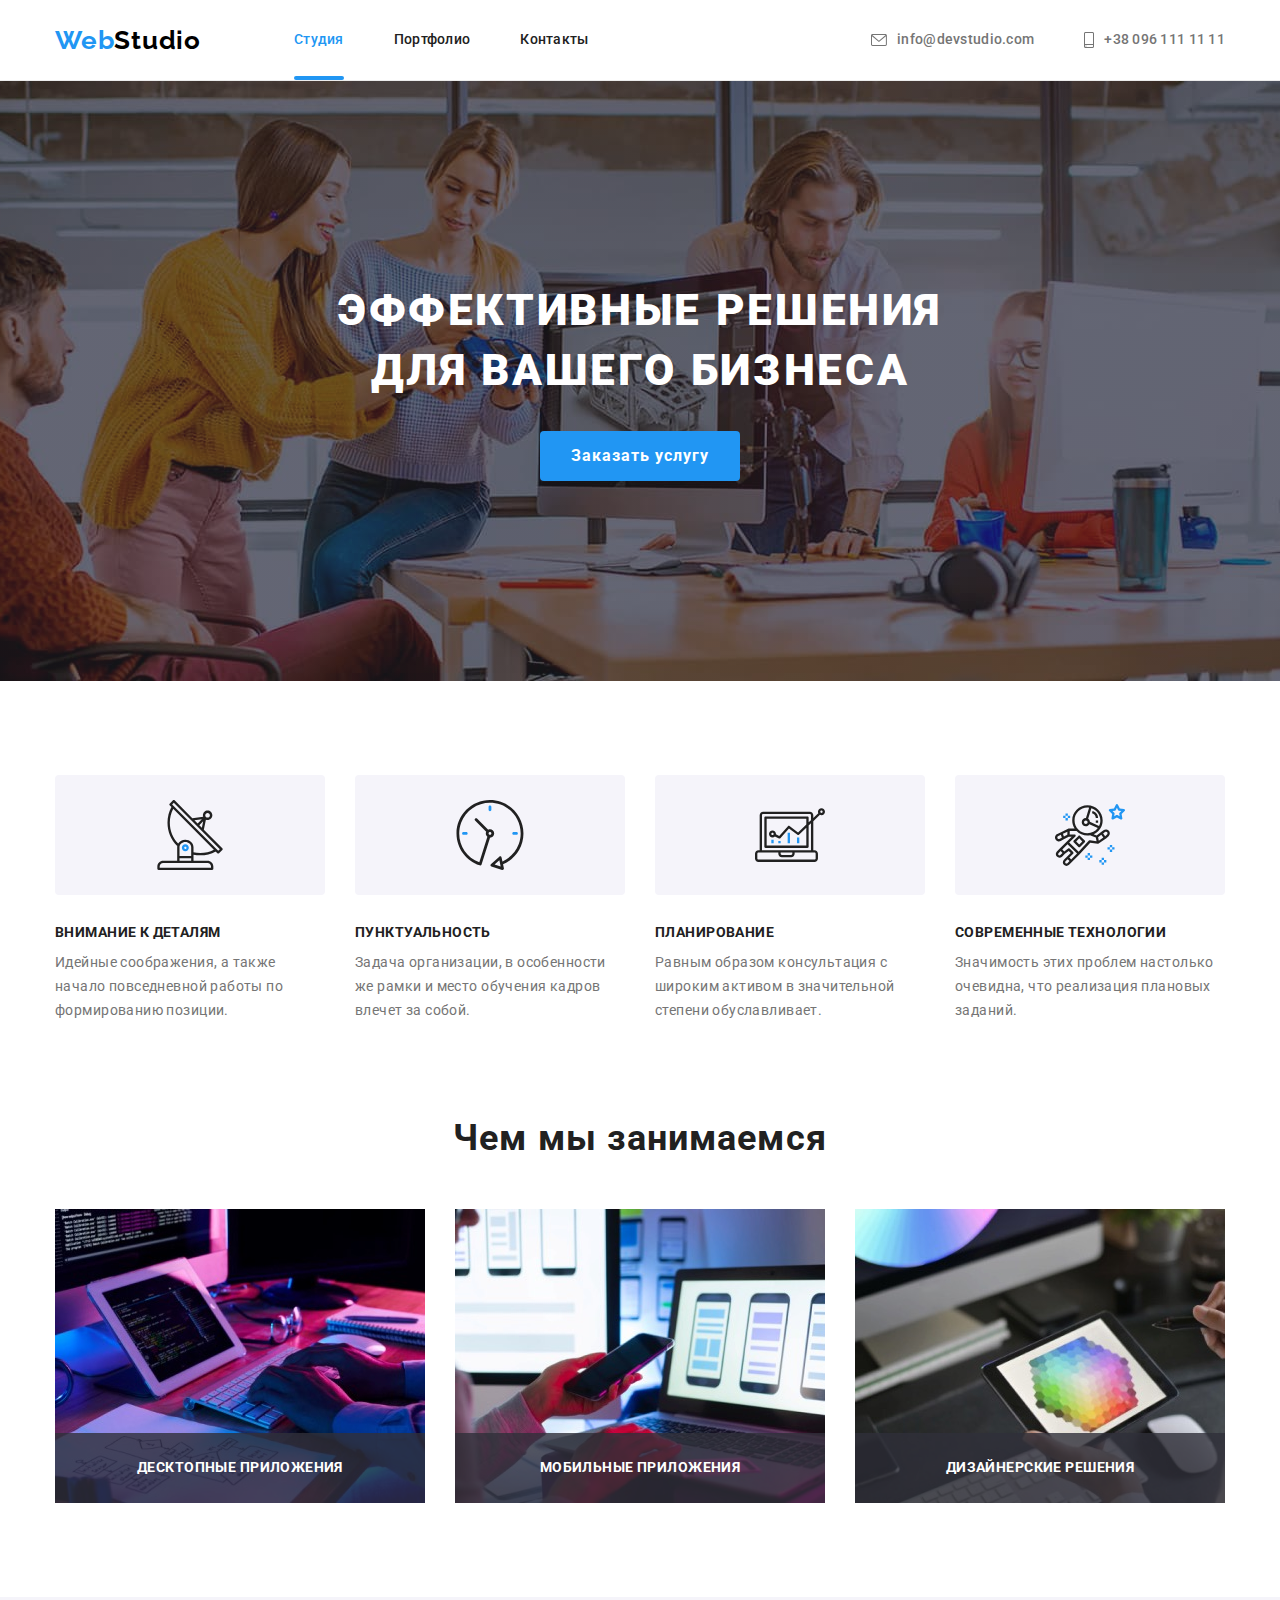
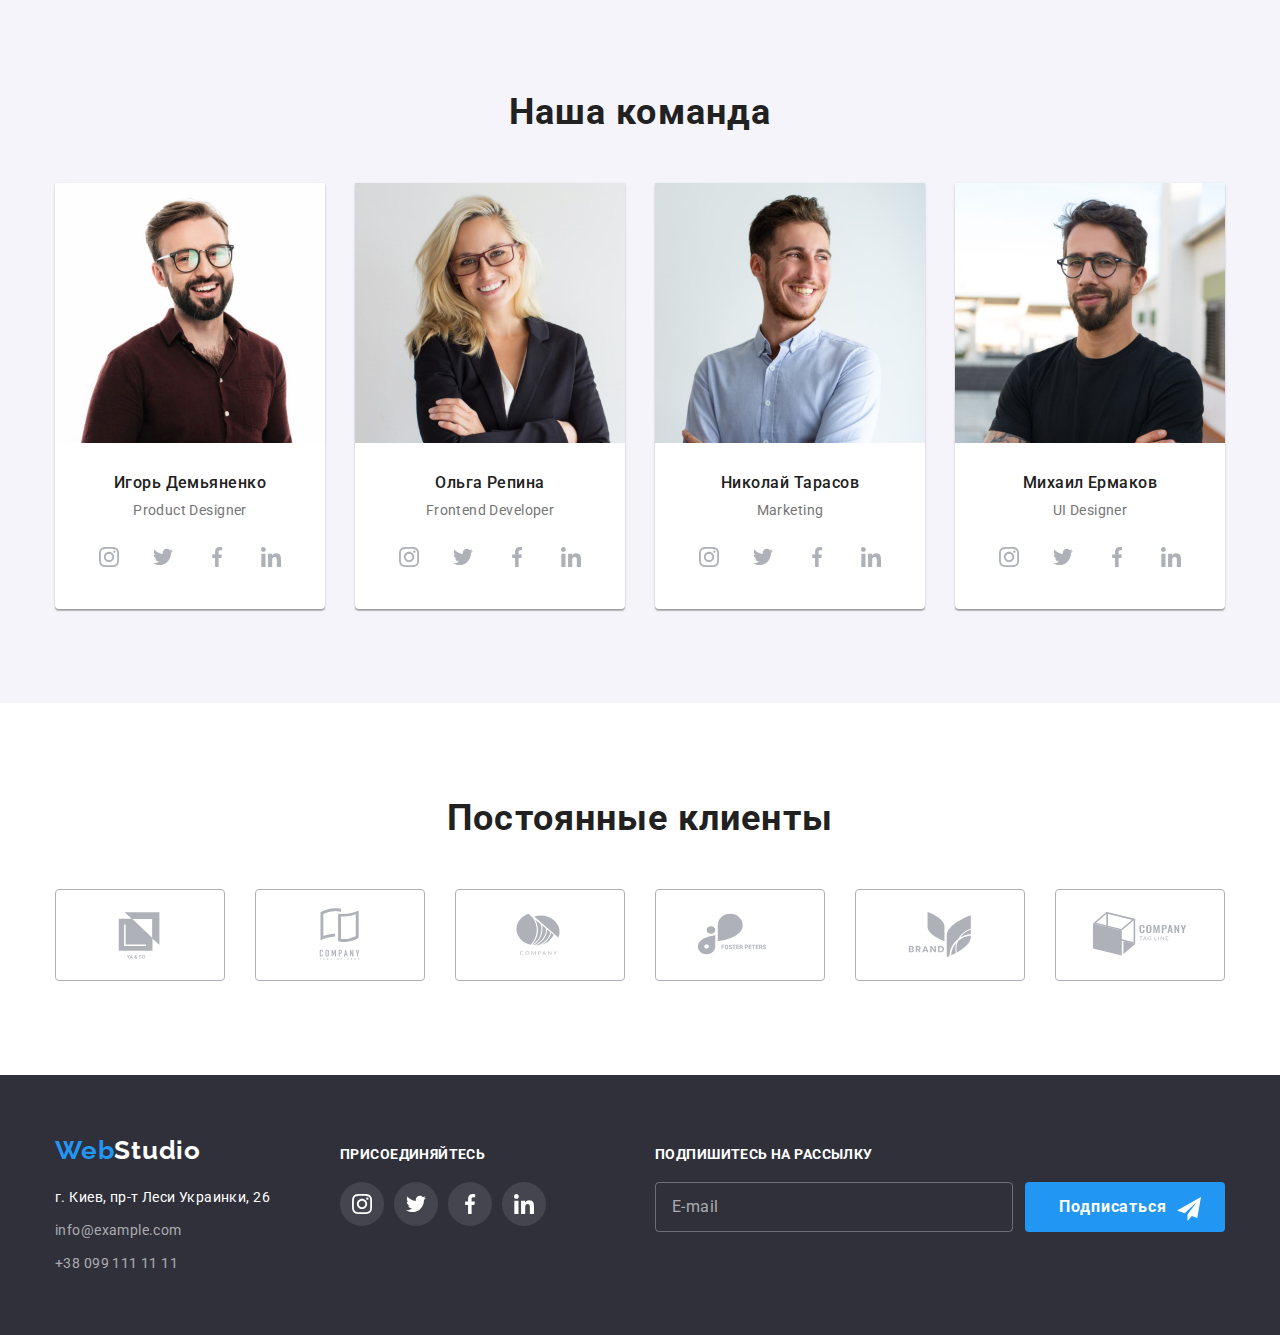
<file: index.html>
<!DOCTYPE html>
<html lang="ru">
  <head>
    <meta charset="UTF-8" />
    <meta http-equiv="X-UA-Compatible" content="IE=edge" />
    <meta name="viewport" content="width=device-width, initial-scale=1.0" />
    <title>WebStudio</title>

    <!-- Fonts start -->
    <link
      href="https://fonts.googleapis.com/css2?family=Raleway:wght@700&family=Roboto:wght@400;500;700;900&display=swap"
      rel="stylesheet"
    />
    <!-- Fonts end -->

    <!-- Normalize styles start -->
    <link
      rel="stylesheet"
      href="https://cdn.jsdelivr.net/npm/modern-normalize@1.1.0/modern-normalize.min.css"
    />
    <!-- Normalize styles end -->

    <!-- Custom styles start -->
    <!-- <link rel="stylesheet" href="./css/styles.css" /> -->
    <link rel="stylesheet" href="./css/main.min.css" />

    <!-- custom styles end -->
  </head>

  <body>
    <!--Nav menu BEM+-->

    <header class="header">
      <div class="container header__container">
        <nav class="nav">
          <a href="./" class="nav__logo logo link"> <span class="logo--accent">Web</span>Studio</a>
          <div class="nav__wrap">
            <ul class="menu">
              <li class="menu__item list">
                <a class="menu__link menu__link--current link" href="./index.html"> Студия</a>
              </li>
              <li class="menu__item list">
                <a class="menu__link link" href="./portfolio.html">Портфолио</a>
              </li>
              <li class="menu__item list">
                <a class="menu__link link" href="">Контакты</a>
              </li>
            </ul>
          </div>
        </nav>
        <ul class="contacts header__contacts">
          <li class="contacts__item list">
            <a class="contacts__link link" href="mailto:info@devstudio.com">
              <svg class="contacts__icon" width="16px" height="12px">
                <use href="./images/icons.svg#icon-envelope"></use>
              </svg>
              info@devstudio.com</a
            >
          </li>

          <li class="contacts__item list">
            <a class="contacts__link link" href="tel:+380961111111">
              <svg class="contacts__icon" width="10px" height="16px">
                <use href="./images/icons.svg#icon-smartphone"></use>
              </svg>
              +38 096 111 11 11</a
            >
          </li>
        </ul>
      </div>
    </header>
    <main>
      <!-- Hero BEM+-->

      <section class="hero-section">
        <div class="container hero-container">
          <h1 class="hero-container__title">
            Эффективные решения
            <br />
            для вашего бизнеса
          </h1>
          <button data-modal-open class="button button--primary hero__button" type="button">
            Заказать услугу
          </button>
        </div>
      </section>

      <!-- Testimonials BEM+ -->

      <section class="section">
        <div class="container">
          <h2 class="visually-hidden">Преимущества</h2>
          <ul class="testimonials">
            <li class="list testimonials__item">
              <div class="testimonials__icon-wrap">
                <svg class="testimonials__icon" width="70" height="70">
                  <use href="./images/icons.svg#icon-antenna"></use>
                </svg>
              </div>
              <h3 class="subtitle testimonials__title">Внимание к деталям</h3>
              <p class="testimonials__text">
                Идейные соображения, а также начало повседневной работы по формированию позиции.
              </p>
            </li>
            <li class="list testimonials__item">
              <div class="testimonials__icon-wrap">
                <svg class="testimonials__icon" width="70" height="70">
                  <use href="./images/icons.svg#icon-clock"></use>
                </svg>
              </div>
              <h3 class="subtitle testimonials__title">Пунктуальность</h3>
              <p class="testimonials__text">
                Задача организации, в особенности же рамки и место обучения кадров влечет за собой.
              </p>
            </li>
            <li class="list testimonials__item">
              <div class="testimonials__icon-wrap">
                <svg class="testimonials__icon" width="70" height="70">
                  <use href="./images/icons.svg#icon-diagram"></use>
                </svg>
              </div>
              <h3 class="subtitle testimonials__title">Планирование</h3>
              <p class="testimonials__text">
                Равным образом консультация с широким активом в значительной степени обуславливает.
              </p>
            </li>
            <li class="list testimonials__item">
              <div class="testimonials__icon-wrap">
                <svg class="testimonials__icon" width="70" height="70">
                  <use href="./images/icons.svg#icon-astronaut"></use>
                </svg>
              </div>
              <h3 class="subtitle testimonials__title">Современные технологии</h3>
              <p class="testimonials__text">
                Значимость этих проблем настолько очевидна, что реализация плановых заданий.
              </p>
            </li>
          </ul>
        </div>
      </section>

      <!-- About BEM+-->

      <section class="section about__section">
        <div class="container">
          <h2 class="title about__title">Чем мы занимаемся</h2>
          <ul class="about-grid">
            <li class="list about-grid__item">
              <div class="about-grid__thumb">
                <img src="./images/box_1.jpg" alt="Изображение" width="370" />
                <p class="about-grid__label">Десктопные приложения</p>
              </div>
            </li>
            <li class="list about-grid__item">
              <div class="about-grid__thumb">
                <img src="./images/box_2.jpg" alt="Изображение" width="370" />
                <p class="about-grid__label">Мобильные приложения</p>
              </div>
            </li>
            <li class="list about-grid__item">
              <div class="about-grid__thumb">
                <img src="./images/box_3.jpg" alt="Изображение" width="370" />
                <p class="about-grid__label">Дизайнерские решения</p>
              </div>
            </li>
          </ul>
        </div>
      </section>

      <!-- Our team BEM+-->

      <section class="section section--grey team__section">
        <div class="container">
          <h2 class="title team__title">Наша команда</h2>
          <ul class="team">
            <li class="list team__card item">
              <img class="team__photo" src="./images/photo1.jpg" alt="Фото" width="270" />
              <div class="team__descr">
                <h3 class="subtitle team__name">Игорь Демьяненко</h3>
                <p class="team__position">Product Designer</p>
                <ul class="social">
                  <li class="social__item list">
                    <a class="social__link link" href="#">
                      <svg class="social__icon" width="20" height="20">
                        <use href="./images/icons.svg#icon-instagram"></use>
                      </svg>
                    </a>
                  </li>
                  <li class="social__item list">
                    <a class="social__link link" href="#">
                      <svg class="social__icon" width="20" height="20">
                        <use href="./images/icons.svg#icon-twitter"></use>
                      </svg>
                    </a>
                  </li>
                  <li class="social__item list">
                    <a class="social__link link" href="#">
                      <svg class="social__icon" width="20" height="20">
                        <use href="./images/icons.svg#icon-facebook"></use>
                      </svg>
                    </a>
                  </li>
                  <li class="social__item list">
                    <a class="social__link link" href="#">
                      <svg class="social__icon" width="20" height="20">
                        <use href="./images/icons.svg#icon-linkedin"></use>
                      </svg>
                    </a>
                  </li>
                </ul>
              </div>
            </li>
            <li class="list team__card item">
              <img class="team__photo" src="./images/photo2.jpg" alt="Фото" width="270" />
              <div class="team__descr">
                <h3 class="subtitle team__name">Ольга Репина</h3>
                <p class="team__position">Frontend Developer</p>
                <ul class="social">
                  <li class="social__item list">
                    <a class="social__link link" href="#">
                      <svg class="social__icon" width="20" height="20">
                        <use href="./images/icons.svg#icon-instagram"></use>
                      </svg>
                    </a>
                  </li>
                  <li class="social__item list">
                    <a class="social__link link" href="#">
                      <svg class="social__icon" width="20" height="20">
                        <use href="./images/icons.svg#icon-twitter"></use>
                      </svg>
                    </a>
                  </li>
                  <li class="social__item list">
                    <a class="social__link link" href="#">
                      <svg class="social__icon" width="20" height="20">
                        <use href="./images/icons.svg#icon-facebook"></use>
                      </svg>
                    </a>
                  </li>
                  <li class="social__item list">
                    <a class="social__link link" href="#">
                      <svg class="social__icon" width="20" height="20">
                        <use href="./images/icons.svg#icon-linkedin"></use>
                      </svg>
                    </a>
                  </li>
                </ul>
              </div>
            </li>
            <li class="list team__card item">
              <img class="team__photo" src="./images/photo3.jpg" alt="Фото" width="270" />
              <div class="team__descr">
                <h3 class="subtitle team__name">Николай Тарасов</h3>
                <p class="team__position">Marketing</p>
                <ul class="social">
                  <li class="social__item list">
                    <a class="social__link link" href="#">
                      <svg class="social__icon" width="20" height="20">
                        <use href="./images/icons.svg#icon-instagram"></use>
                      </svg>
                    </a>
                  </li>
                  <li class="social__item list">
                    <a class="social__link link" href="#">
                      <svg class="social__icon" width="20" height="20">
                        <use href="./images/icons.svg#icon-twitter"></use>
                      </svg>
                    </a>
                  </li>
                  <li class="social__item list">
                    <a class="social__link link" href="#">
                      <svg class="social__icon" width="20" height="20">
                        <use href="./images/icons.svg#icon-facebook"></use>
                      </svg>
                    </a>
                  </li>
                  <li class="social__item list">
                    <a class="social__link link" href="#">
                      <svg class="social__icon" width="20" height="20">
                        <use href="./images/icons.svg#icon-linkedin"></use>
                      </svg>
                    </a>
                  </li>
                </ul>
              </div>
            </li>
            <li class="list team__card item">
              <img class="team__photo" src="./images/photo4.jpg" alt="Фото" width="270" />
              <div class="team__descr">
                <h3 class="subtitle team__name">Михаил Ермаков</h3>
                <p class="team__position">UI Designer</p>
                <ul class="social">
                  <li class="social__item list">
                    <a class="social__link link" href="#">
                      <svg class="social__icon" width="20" height="20">
                        <use href="./images/icons.svg#icon-instagram"></use>
                      </svg>
                    </a>
                  </li>
                  <li class="social__item list">
                    <a class="social__link link" href="#">
                      <svg class="social__icon" width="20" height="20">
                        <use href="./images/icons.svg#icon-twitter"></use>
                      </svg>
                    </a>
                  </li>
                  <li class="social__item list">
                    <a class="social__link link" href="#">
                      <svg class="social__icon" width="20" height="20">
                        <use href="./images/icons.svg#icon-facebook"></use>
                      </svg>
                    </a>
                  </li>
                  <li class="social__item list">
                    <a class="social__link link" href="#">
                      <svg class="social__icon" width="20" height="20">
                        <use href="./images/icons.svg#icon-linkedin"></use>
                      </svg>
                    </a>
                  </li>
                </ul>
              </div>
            </li>
          </ul>
        </div>
      </section>
      <!-- Clients BEM+ -->

      <section class="section">
        <div class="container">
          <h2 class="title clients__title">Постоянные клиенты</h2>
          <ul class="clients">
            <li class="clients__card list">
              <a href="" class="clients__link">
                <svg class="clients__icon" width="106" height="60">
                  <use href="./images/icons.svg#icon-logo1"></use>
                </svg>
              </a>
            </li>
            <li class="clients__card list">
              <a href="" class="clients__link">
                <svg class="clients__icon" width="106" height="60">
                  <use href="./images/icons.svg#icon-logo2"></use>
                </svg>
              </a>
            </li>
            <li class="clients__card list">
              <a href="" class="clients__link">
                <svg class="clients__icon" width="106" height="60">
                  <use href="./images/icons.svg#icon-logo3"></use>
                </svg>
              </a>
            </li>
            <li class="clients__card list">
              <a href="" class="clients__link">
                <svg class="clients__icon" width="106" height="60">
                  <use href="./images/icons.svg#icon-logo4"></use>
                </svg>
              </a>
            </li>
            <li class="clients__card list">
              <a href="" class="clients__link">
                <svg class="clients__icon" width="106" height="60">
                  <use href="./images/icons.svg#icon-logo5"></use>
                </svg>
              </a>
            </li>
            <li class="clients__card list">
              <a href="" class="clients__link">
                <svg class="clients__icon" width="106" height="60">
                  <use href="./images/icons.svg#icon-logo6"></use>
                </svg>
              </a>
            </li>
          </ul>
        </div>
      </section>
    </main>

    <!-- Footer -->

    <footer class="footer">
      <div class="container footer__container">
        <div class="footer-contacts footer-contacts__wrap">
          <a class="footer-contacts__logo logo link" href="./">
            <span class="logo--accent">Web</span>Studio
          </a>
          <div>
            <address class="footer-contacts__address">г. Киев, пр-т Леси Украинки, 26</address>
            <address>
              <a class="footer-contacts__contact link" href="mailto:info@example.com"
                >info@example.com</a
              >
              <a class="footer-contacts__contact link" href="tel:+380991111111"
                >+38 099 111 11 11</a
              >
            </address>
          </div>
        </div>
        <div class="social-wrap">
          <h2 class="footer__title">присоединяйтесь</h2>
          <ul class="social">
            <li class="social__item list">
              <a class="social__link--dark link" href="">
                <svg class="social__icon--white" width="20" height="20">
                  <use href="./images/icons.svg#icon-instagram"></use>
                </svg>
              </a>
            </li>
            <li class="social__item list">
              <a class="social__link--dark link" href="">
                <svg class="social__icon--white" width="20" height="20">
                  <use href="./images/icons.svg#icon-twitter"></use>
                </svg>
              </a>
            </li>
            <li class="social__item list">
              <a class="social__link--dark link" href="">
                <svg class="social__icon--white" width="20" height="20">
                  <use href="./images/icons.svg#icon-facebook"></use>
                </svg>
              </a>
            </li>
            <li class="social__item list">
              <a class="social__link--dark link" href="">
                <svg class="social__icon--white" width="20" height="20">
                  <use href="./images/icons.svg#icon-linkedin"></use>
                </svg>
              </a>
            </li>
          </ul>
        </div>
        <div class="subscr subscr-wrap">
          <strong class="footer__title">Подпишитесь на рассылку</strong>
          <form class="subscr__form" autocomplete="on" novalidate>
            <label class="subscr__lable" for="user-mail"></label>
            <input
              class="subscr__input"
              type="email"
              name="user-mail"
              id="user-mail"
              placeholder="E-mail"
            />
            <button class="subscr__button button button--primary" type="submit">
              Подписаться
              <svg class="subscr__icon" width="24" height="24">
                <use href="./images/icons.svg#icon-send"></use>
              </svg>
            </button>
          </form>
        </div>
      </div>
    </footer>
    <!-- Modal -->
    <div data-modal class="backdrop backdrop--is-hidden">
      <div class="modal">
        <button data-modal-close class="close-btn" type="button">
          <svg width="18" height="18">
            <use class="cross" href="./images/icons.svg#icon-close"></use>
          </svg>
        </button>
        <strong class="modal-title">Оставьте свои данные, мы вам перезвоним</strong>
        <form class="form" autocomplete="on" novalidate>
          <label class="form__field">
            <span class="form__label">Имя</span>
            <span class="form__wrap">
              <input class="form__input" type="text" name="name" />
              <svg class="form__icon" width="18" height="18">
                <use href="./images/icons.svg#icon-person"></use>
              </svg>
            </span>
          </label>

          <label class="form__field">
            <span class="form__label">Телефон</span>
            <span class="form__wrap">
              <input class="form__input" type="tel" name="phone" />
              <svg class="form__icon" width="18" height="18">
                <use href="./images/icons.svg#icon-phone"></use>
              </svg>
            </span>
          </label>

          <label class="form__field"
            ><span class="form__label">Почта</span>
            <span class="form__wrap">
              <input class="form__input" type="email" name="mail" />
              <svg class="form__icon" width="18" height="18">
                <use href="./images/icons.svg#icon-email"></use>
              </svg>
            </span>
          </label>

          <label class="form__label" for="massage">Комментарий</label>
          <textarea
            class="form__input form__input--massage"
            name="massage"
            id="massage"
            placeholder="Введите текст"
          ></textarea>
          <div class="policy">
            <label class="policy__label" for="policy">
              <input class="policy__checkbox" type="checkbox" name="policy" id="policy" />
              <span class="checkbox__icon"></span>
              <span>Соглашаюсь с рассылкой и принимаю&nbsp;</span>
              <a class="policy__link" href=""> Условия договора</a>
            </label>
          </div>

          <button class="button button--primary modal__button" type="submit">Отправить</button>
        </form>
      </div>
    </div>

    <script src="./js/modal.js"></script>
  </body>
</html>
</file>
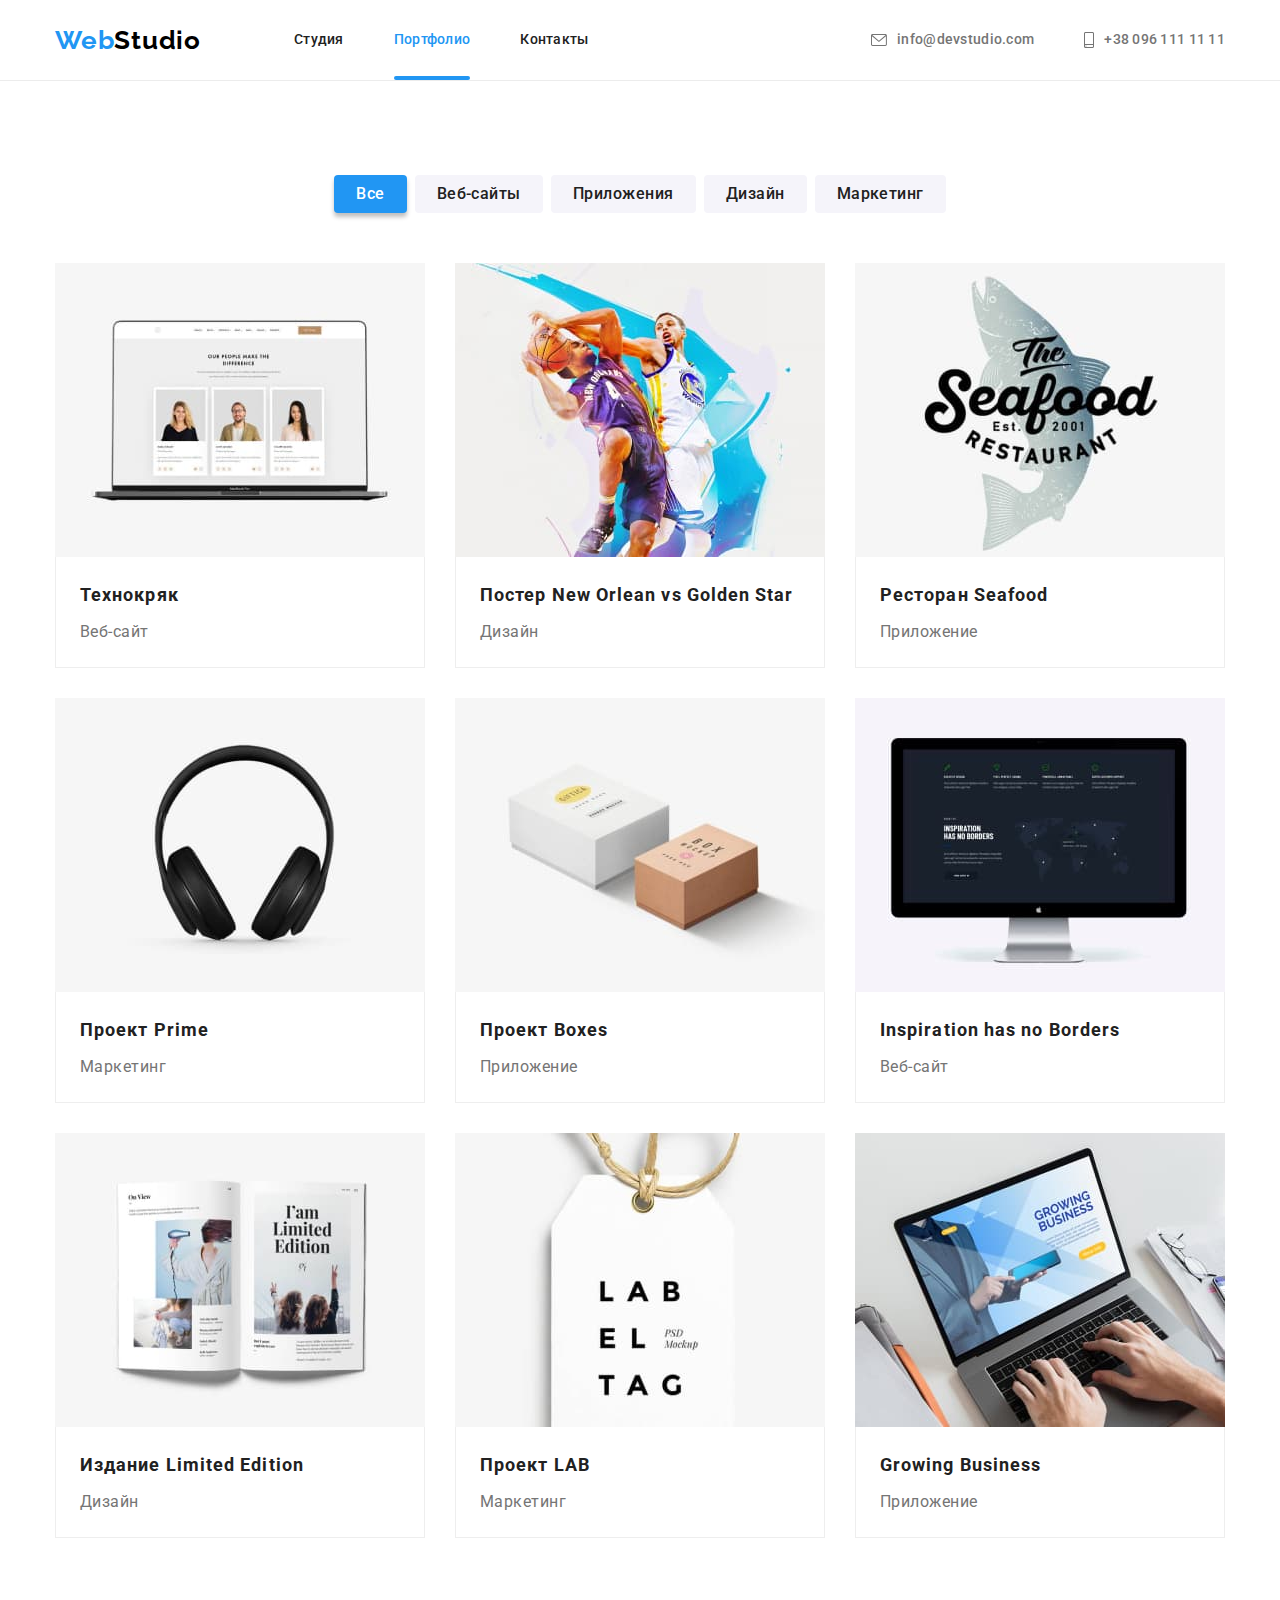
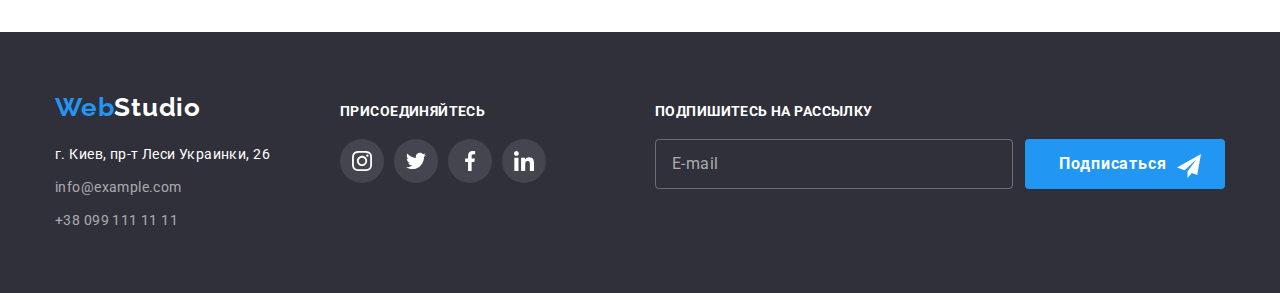
<file: portfolio.html>
<!DOCTYPE html>
<html lang="ru">
  <head>
    <meta charset="UTF-8" />
    <meta http-equiv="X-UA-Compatible" content="IE=edge" />
    <meta name="viewport" content="width=device-width, initial-scale=1.0" />
    <title>Portfolio</title>

    <!-- Fonts start -->
    <link
      href="https://fonts.googleapis.com/css2?family=Raleway:wght@700&family=Roboto:wght@400;500;700;900&display=swap"
      rel="stylesheet"
    />
    <!-- Fonts end -->

    <!-- Normalize styles start -->
    <link
      rel="stylesheet"
      href="https://cdn.jsdelivr.net/npm/modern-normalize@1.1.0/modern-normalize.min.css"
    />
    <!-- Normalize styles end -->

    <!-- Custom styles start -->
    <link rel="stylesheet" href="./css/main.min.css" />
    <!-- custom styles end -->
  </head>

  <body>
    <!-- Nav menu  -->

    <header class="header">
      <div class="container header__container">
        <nav class="nav">
          <a href="./" class="nav__logo logo link"> <span class="logo--accent">Web</span>Studio</a>
          <div class="nav__wrap">
            <ul class="menu">
              <li class="menu__item list">
                <a class="menu__link link" href="./index.html"> Студия</a>
              </li>
              <li class="menu__item list">
                <a class="menu__link menu__link--current link" href="./portfolio.html">Портфолио</a>
              </li>
              <li class="menu__item list">
                <a class="menu__link link" href="">Контакты</a>
              </li>
            </ul>
          </div>
        </nav>
        <ul class="contacts header__contacts">
          <li class="contacts__item list">
            <a class="contacts__link link" href="mailto:info@devstudio.com">
              <svg class="contacts__icon" width="16px" height="12px">
                <use href="./images/icons.svg#icon-envelope"></use>
              </svg>
              info@devstudio.com</a
            >
          </li>

          <li class="contacts__item list">
            <a class="contacts__link link" href="tel:+380961111111">
              <svg class="contacts__icon" width="10px" height="16px">
                <use href="./images/icons.svg#icon-smartphone"></use>
              </svg>
              +38 096 111 11 11</a
            >
          </li>
        </ul>
      </div>
    </header>

    <!-- Filer -->
    <main>
      <section class="section">
        <div class="container">
          <h1 class="visually-hidden">Портфорлио</h1>
          <ul class="filter filter-wrap">
            <li class="list filter__item">
              <button type="button" class="filter__button filter__button--current">Все</button>
            </li>
            <li class="list filter__item">
              <button type="button" class="filter__button">Веб-сайты</button>
            </li>
            <li class="list filter__item">
              <button type="button" class="filter__button">Приложения</button>
            </li>
            <li class="list filter__item">
              <button type="button" class="filter__button">Дизайн</button>
            </li>
            <li class="list filter__item">
              <button type="button" class="filter__button">Маркетинг</button>
            </li>
          </ul>
          <ul class="work">
            <li class="list work__item">
              <a class="work__link link" href="">
                <div class="overlay">
                  <img src="./images/portfolio1.jpg" alt="Ноутбук" width="370" />
                  <p class="overlay__label">
                    Ресурс предлагает комплексные предложения с разным уровнем функционала и
                    сервисов. Все это позволит посетителю получить исчерпывающие сведения о компании
                    или частном лице.
                  </p>
                </div>

                <div class="work__descr">
                  <h2 class="subtitle work__subtitle">Технокряк</h2>
                  <p class="work__category">Веб-сайт</p>
                </div>
              </a>
            </li>
            <li class="list work__item">
              <a class="work__link link" href="">
                <div class="overlay">
                  <img src="./images/portfolio2.jpg" alt="Ноутбук" width="370" />
                  <p class="overlay__label">
                    Ресурс предлагает комплексные предложения с разным уровнем функционала и
                    сервисов. Все это позволит посетителю получить исчерпывающие сведения о компании
                    или частном лице.
                  </p>
                </div>
                <div class="work__descr">
                  <h2 class="subtitle work__subtitle">Постер New Orlean vs Golden Star</h2>
                  <p class="work__category">Дизайн</p>
                </div>
              </a>
            </li>
            <li class="list work__item">
              <a class="work__link link" href="">
                <div class="overlay">
                  <img src="./images/portfolio3.jpg" alt="Ноутбук" width="370" />
                  <p class="overlay__label">
                    Ресурс предлагает комплексные предложения с разным уровнем функционала и
                    сервисов. Все это позволит посетителю получить исчерпывающие сведения о компании
                    или частном лице.
                  </p>
                </div>
                <div class="work__descr">
                  <h2 class="subtitle work__subtitle">Ресторан Seafood</h2>
                  <p class="work__category">Приложение</p>
                </div>
              </a>
            </li>
            <li class="list work__item">
              <a class="work__link link" href="">
                <div class="overlay">
                  <img src="./images/portfolio4.jpg" alt="Ноутбук" width="370" />
                  <p class="overlay__label">
                    Ресурс предлагает комплексные предложения с разным уровнем функционала и
                    сервисов. Все это позволит посетителю получить исчерпывающие сведения о компании
                    или частном лице.
                  </p>
                </div>
                <div class="work__descr">
                  <h2 class="subtitle work__subtitle">Проект Prime</h2>
                  <p class="work__category">Маркетинг</p>
                </div>
              </a>
            </li>
            <li class="list work__item">
              <a class="work__link link" href="">
                <div class="overlay">
                  <img src="./images/portfolio5.jpg" alt="Ноутбук" width="370" />
                  <p class="overlay__label">
                    Ресурс предлагает комплексные предложения с разным уровнем функционала и
                    сервисов. Все это позволит посетителю получить исчерпывающие сведения о компании
                    или частном лице.
                  </p>
                </div>
                <div class="work__descr">
                  <h2 class="subtitle work__subtitle">Проект Boxes</h2>
                  <p class="work__category">Приложение</p>
                </div>
              </a>
            </li>
            <li class="list work__item">
              <a class="work__link link" href="">
                <div class="overlay">
                  <img src="./images/portfolio6.jpg" alt="Ноутбук" width="370" />
                  <p class="overlay__label">
                    Ресурс предлагает комплексные предложения с разным уровнем функционала и
                    сервисов. Все это позволит посетителю получить исчерпывающие сведения о компании
                    или частном лице.
                  </p>
                </div>
                <div class="work__descr">
                  <h2 class="subtitle work__subtitle">Inspiration has no Borders</h2>
                  <p class="work__category">Веб-сайт</p>
                </div>
              </a>
            </li>
            <li class="list work__item">
              <a class="work__link link" href="">
                <div class="overlay">
                  <img src="./images/portfolio7.jpg" alt="Ноутбук" width="370" />
                  <p class="overlay__label">
                    Ресурс предлагает комплексные предложения с разным уровнем функционала и
                    сервисов. Все это позволит посетителю получить исчерпывающие сведения о компании
                    или частном лице.
                  </p>
                </div>
                <div class="work__descr">
                  <h2 class="subtitle work__subtitle">Издание Limited Edition</h2>
                  <p class="work__category">Дизайн</p>
                </div>
              </a>
            </li>
            <li class="list work__item">
              <a class="work__link link" href="">
                <div class="overlay">
                  <img src="./images/portfolio8.jpg" alt="Ноутбук" width="370" />
                  <p class="overlay__label">
                    Ресурс предлагает комплексные предложения с разным уровнем функционала и
                    сервисов. Все это позволит посетителю получить исчерпывающие сведения о компании
                    или частном лице.
                  </p>
                </div>
                <div class="work__descr">
                  <h2 class="subtitle work__subtitle">Проект LAB</h2>
                  <p class="work__category">Маркетинг</p>
                </div>
              </a>
            </li>
            <li class="list work__item">
              <a class="work__link link" href="">
                <div class="overlay">
                  <img src="./images/portfolio9.jpg" alt="Ноутбук" width="370" />
                  <p class="overlay__label">
                    Ресурс предлагает комплексные предложения с разным уровнем функционала и
                    сервисов. Все это позволит посетителю получить исчерпывающие сведения о компании
                    или частном лице.
                  </p>
                </div>
                <div class="work__descr">
                  <h2 class="subtitle work__subtitle">Growing Business</h2>
                  <p class="work__category">Приложение</p>
                </div>
              </a>
            </li>
          </ul>
        </div>
      </section>
    </main>

    <!-- Footer -->

    <footer class="footer">
      <div class="container footer__container">
        <div class="footer-contacts footer-contacts__wrap">
          <a class="footer-contacts__logo logo link" href="./">
            <span class="logo--accent">Web</span>Studio
          </a>
          <div>
            <address class="footer-contacts__address">г. Киев, пр-т Леси Украинки, 26</address>
            <address>
              <a class="footer-contacts__contact link" href="mailto:info@example.com"
                >info@example.com</a
              >
              <a class="footer-contacts__contact link" href="tel:+380991111111"
                >+38 099 111 11 11</a
              >
            </address>
          </div>
        </div>
        <div class="social-wrap">
          <h2 class="footer__title">присоединяйтесь</h2>
          <ul class="social">
            <li class="social__item list">
              <a class="social__link--dark link" href="">
                <svg class="social__icon--white" width="20" height="20">
                  <use href="./images/icons.svg#icon-instagram"></use>
                </svg>
              </a>
            </li>
            <li class="social__item list">
              <a class="social__link--dark link" href="">
                <svg class="social__icon--white" width="20" height="20">
                  <use href="./images/icons.svg#icon-twitter"></use>
                </svg>
              </a>
            </li>
            <li class="social__item list">
              <a class="social__link--dark link" href="">
                <svg class="social__icon--white" width="20" height="20">
                  <use href="./images/icons.svg#icon-facebook"></use>
                </svg>
              </a>
            </li>
            <li class="social__item list">
              <a class="social__link--dark link" href="">
                <svg class="social__icon--white" width="20" height="20">
                  <use href="./images/icons.svg#icon-linkedin"></use>
                </svg>
              </a>
            </li>
          </ul>
        </div>
        <div class="subscr subscr-wrap">
          <strong class="footer__title">Подпишитесь на рассылку</strong>
          <form class="subscr__form" autocomplete="on" novalidate>
            <label class="subscr__lable" for="user-mail"></label>
            <input
              class="subscr__input"
              type="email"
              name="user-mail"
              id="user-mail"
              placeholder="E-mail"
            />
            <button class="subscr__button button button--primary" type="submit">
              Подписаться
              <svg class="subscr__icon" width="24" height="24">
                <use href="./images/icons.svg#icon-send"></use>
              </svg>
            </button>
          </form>
        </div>
      </div>
    </footer>
  </body>
</html>
</file>
<file: css/styles.css>
/* Палитра шпаргалка

Основной цвет фона #FFFFFF
Дополнительный цвет фона #F5F4FA
Цвет футера #2F303A
Основной цвет текста #757575
Цвет заголовков #212121
Акцентный цвет #2196F3
Белый цвет текста #FFFFFF
Белый цвет с прозрачностью rgba(255, 255, 255, 0.6) 
Радиус скругления углов 4px

Fonts
font-family: 'Raleway';
font-style: normal;
font-weight: 700;

font-family: 'Roboto';
font-style: normal;
font-weight: 400;
font-weight: 500;
font-weight: 700;
font-weight: 900;
 */

:root {
  --main-bg-color: #ffffff;
  --add-bg-color: #f5f4fa;
  --main-text-color: #757575;
  --title-color: #212121;
  --accent-color: #2196f3;
  --white-text-color: #ffffff;
  --white-transparent-text-color: rgba(255, 255, 255, 0.6);
  --border-radius: 4px;
  --footer-bg-color: #2f303a;
  --hero-btn-cl: #188ce8;
  --black-logo-color: #000000;
  --header-underline-cl: #ececec;
  --border-card-cl: #eeeeee;
  --border-client-cl: #afb1b8;
}

/* RESET Start */

h1,
h2,
h3,
h4,
h5,
h6 {
  margin: 0;
  padding: 0;
}

p {
  margin: 0;
  padding: 0;
}

ul {
  margin: 0;
  padding: 0;
}

img {
  display: block;
  max-width: 100%;
  height: auto;
}

/* RESET end */

/* COMMON STYLES start*/

body {
  background-color: var(--main-bg-color);
  color: var(--main-text-color);
  font-family: Roboto, sans-serif;
  font-style: normal;
  font-size: 14px;
  letter-spacing: 0.03em;
}

.list {
  list-style: none;
}

.link {
  text-decoration: none;
}

.section {
  padding: 94px 0 94px 0;
}

.container {
  width: 1200px;
  padding-left: 15px;
  padding-right: 15px;
  margin-left: auto;
  margin-right: auto;
}

.button {
  font-family: inherit;
  border-radius: var(--border-radius);
  cursor: pointer;
  font-weight: 700;
  font-size: 16px;
  line-height: 1.88;
  letter-spacing: 0.06em;
  align-items: center;
  width: 200px;
  height: 50px;
  padding-top: 10px;
  padding-bottom: 10px;

  transition: background-color 250ms cubic-bezier(0.4, 0, 0.2, 1);
}

.button--primary {
  background-color: var(--accent-color);
  color: var(--white-text-color);
  border: none;
  /* padding: 10px 32px 10px 32px; */
}

.button.secondary {
  background-color: var(--main-bg-color);
  color: var(--accent-color);
  border-color: var(--accent-color);
}

.title {
  color: var(--title-color);
  font-weight: 700;
  font-size: 36px;
  line-height: 1.17;
  text-align: center;
  letter-spacing: 0.03em;
}

.subtitle {
  color: var(--title-color);
  font-weight: 700;
  font-size: 14px;
  line-height: 1.14;
  letter-spacing: 0.03em;
}

.visually-hidden {
  position: absolute;
  width: 1px;
  height: 1px;
  margin: -1px;
  border: 0;
  padding: 0;
  white-space: nowrap;
  clip-path: inset(100%);
  clip: rect(0 0 0 0);
  overflow: hidden;
}

/* COMMON STYLES end*/

/* NAV MENU  start */

.header {
  border-bottom: 1px solid var(--header-underline-cl);
}

.header__container {
  display: flex;
  align-items: center;
}

.nav {
  display: flex;
  align-items: center;
}

.logo {
  font-family: 'Raleway';
  font-style: normal;
  font-weight: 700;
  font-size: 26px;
  line-height: 1.19;
  letter-spacing: 0.03em;
}

.nav__logo {
  color: var(--black-logo-color);
}

.logo--accent {
  color: var(--accent-color);
}

.nav__wrap {
  margin-left: 93px;
}

.menu {
  display: flex;
  padding-inline-start: 0;
}

.menu__item {
  display: flex;
  align-items: center;

  position: relative;
}

.menu__item:not(:last-child) {
  margin-right: 50px;
}

.menu__link {
  display: block;
  padding-top: 32px;
  padding-bottom: 32px;

  color: var(--title-color);
  font-weight: 500;
  font-size: 14px;
  line-height: 1.14;
  letter-spacing: 0.02em;
  transition: color 250ms cubic-bezier(0.4, 0, 0.2, 1);
}

.menu__link:hover,
.menu__link:focus {
  color: var(--accent-color);
}

.menu__link--current {
  color: var(--accent-color);
}

.menu__link--current::after {
  content: '';
  display: inline-block;
  width: 100%;
  height: 4px;
  background-color: var(--accent-color);
  border-radius: 2px;
  position: absolute;
  bottom: 0;
  left: 0;
}

.contacts {
  display: flex;

  font-weight: 500;
  font-size: 14px;
  line-height: 1.14;
  letter-spacing: 0.02em;
}

.header__contacts {
  margin-left: auto;
}

.contacts__item:not(:first-child) {
  margin-left: 50px;
}

.contacts__link {
  display: flex;
  align-items: center;
  color: var(--main-text-color);

  transition: color 250ms cubic-bezier(0.4, 0, 0.2, 1);
}

.contacts__link:hover,
.contacts__link:focus {
  color: var(--accent-color);
}

.contacts__icon {
  margin-right: 10px;
  fill: currentColor;

  transition: color 250ms cubic-bezier(0.4, 0, 0.2, 1);
}

.contacts__link:hover .contacts__icon,
.contacts__link:focus .contacts__icon {
  fill: var(--accent-color);
}

/* NAV MENU  end */

/*HERO start */

.hero-section {
  padding: 200px 0;
  max-width: 1600px;
  height: 600px;
  margin-left: auto;
  margin-right: auto;
  background-color: var(--main-text-color);
  background-image: linear-gradient(to right, rgba(47, 48, 58, 0.4), rgba(47, 48, 58, 0.4)),
    url('../images/bg-img.jpg');
  background-repeat: no-repeat;
  background-position: center;
  background-size: cover;
}

.hero-container {
  text-align: center;
}

.hero-container__title {
  margin-top: 0;
  margin-bottom: 30px;

  color: var(--white-text-color);
  font-weight: 900;
  font-size: 44px;
  line-height: 1.36;
  text-align: center;
  letter-spacing: 0.06em;
  text-transform: uppercase;
}

.button:hover,
.button:focus {
  background-color: var(--hero-btn-cl);
  box-shadow: 0px 4px 4px rgba(0, 0, 0, 0.15);
}

/*HERO end */

/* TESTIMONIALS start*/
.testimonials {
  display: flex;
  margin-right: -30px;
}

.testimonials__item {
  flex-basis: calc(100% / 4 - 30px);
}

.testimonials__item:not(:last-child) {
  margin-right: 30px;
}

.testimonials__icon-wrap {
  display: flex;
  align-items: center;
  height: 120px;
  margin-bottom: 30px;
  background-color: var(--add-bg-color);
  border-radius: var(--border-radius);
}

.testimonials__icon {
  width: 270px;
}

.testimonials__title {
  margin-bottom: 10px;
  text-transform: uppercase;
}

.testimonials__text {
  line-height: 1.71;
}

/* TESTIMONIALS end*/

/* ABOUT start*/

.about__section {
  padding-top: 0;
}

.about__title {
  margin-bottom: 50px;
}

.about-grid {
  display: flex;
}

.about-grid__item:not(:last-child) {
  margin-right: 30px;
}

.about-grid__thumb {
  position: relative;
}

.about-grid__label {
  display: flex;
  align-items: center;
  justify-content: center;
  position: absolute;
  bottom: 0;
  right: 0;

  width: 100%;
  height: 70px;
  background-color: rgba(47, 48, 58, 0.8);
  color: var(--white-text-color);
  font-weight: 700;
  font-size: 14px;
  line-height: 1.14;
  letter-spacing: 0.03em;
  text-transform: uppercase;
}

/* ABOUT end*/

/* OUR TEAM tart*/

.section--grey {
  background-color: var(--add-bg-color);
}
.team__section {
  display: flex;
}

.team__title {
  margin-bottom: 50px;
}

.team {
  display: flex;
  justify-content: space-between;
}

.team__card {
  background-color: var(--main-bg-color);
  box-shadow: 0px 1px 3px rgba(0, 0, 0, 0.12), 0px 1px 1px rgba(0, 0, 0, 0.14),
    0px 2px 1px rgba(0, 0, 0, 0.2);
  border-radius: 0px 0px 4px 4px;
}

.team__descr {
  padding-top: 30px;
  padding-bottom: 30px;
}

.team__name {
  margin-bottom: 10px;

  font-weight: 500;
  font-size: 16px;
  line-height: 1.19;
  text-align: center;
  letter-spacing: 0.03em;
}

.team__position {
  line-height: 1.19;
  text-align: center;
  margin-bottom: 16px;
}

.social {
  display: flex;
  flex-direction: row;
  justify-content: center;
}

.social__item:not(:last-child) {
  margin-right: 10px;
}

.social__link {
  display: flex;
  align-items: center;
  justify-content: center;

  width: 44px;
  height: 44px;

  border-radius: 50%;
  color: #afb1b8;

  transition: background-color 250ms cubic-bezier(0.4, 0, 0.2, 1);
}

.social__link:hover,
.social__link:focus {
  background-color: var(--accent-color);
}

.social__icon {
  fill: currentColor;

  transition: fill 250ms cubic-bezier(0.4, 0, 0.2, 1);
}

.social__link:hover .social__icon,
.social__link:focus .social__icon {
  fill: var(--white-text-color);
}

/* OUR TEAM end*/

/* CLIENTS start */

.clients__title {
  margin-bottom: 50px;
}

.clients {
  display: flex;
}

.clients__link {
  display: flex;
  width: 170px;
  height: 92px;
  align-items: center;
  justify-content: center;
  border: 1px solid var(--border-client-cl);
  border-radius: var(--border-radius);
  color: #afb1b8;

  transition: border 250ms cubic-bezier(0.4, 0, 0.2, 1);
}

.clients__link:hover,
.clients__link:focus {
  border: 1px solid var(--accent-color);
}

.clients__card:not(:last-child) {
  margin-right: 30px;
}

.clients__icon {
  fill: currentColor;

  transition: fill 250ms cubic-bezier(0.4, 0, 0.2, 1);
}

.clients__link:hover .clients__icon,
.clients__link:focus .clients__icon {
  fill: var(--accent-color);
}

/* CLIENTS end */

/* FOOTER  start*/

.footer {
  background-color: var(--footer-bg-color);
  padding-top: 60px;
  padding-bottom: 60px;
}

.footer__container {
  display: flex;
  align-items: baseline;
}

.footer-contacts__wrap {
  margin-right: 70px;
}

.footer-contacts__logo {
  display: inline-block;
  margin-bottom: 20px;
  color: var(--white-text-color);
}

.footer-contacts__address {
  margin-bottom: 9px;

  color: var(--white-text-color);
  font-style: normal;
  font-weight: 400;
  font-size: 14px;
  line-height: 1.71;
  letter-spacing: 0.03em;
}

.footer-contacts__contact {
  display: block;
  color: var(--white-transparent-text-color);

  font-style: normal;
  line-height: 1.71;
  letter-spacing: 0.03em;
}

.footer-contacts__contact:not(:last-child) {
  margin-bottom: 9px;
}

.footer__title {
  display: inline-block;
  margin-bottom: 20px;
  text-transform: uppercase;
  color: var(--white-text-color);
  font-weight: 700;
  font-size: 14px;
  line-height: 16px;
  letter-spacing: 0.03em;
}

.social__link--dark {
  display: flex;
  align-items: center;
  justify-content: center;

  width: 44px;
  height: 44px;
  color: var(--white-text-color);
  border-radius: 50%;
  background-color: rgba(255, 255, 255, 0.1);

  transition: background-color 250ms cubic-bezier(0.4, 0, 0.2, 1);
}

.social__item:not(:last-child) {
  margin-right: 10px;
}

.social__icon--white {
  fill: var(--white-text-color);
}

.social__link--dark:hover,
.social__link--dark:focus {
  background-color: var(--accent-color);
}

.subscr-wrap {
  margin-left: auto;
}

.subscr__form {
  display: flex;
}

.subscr__input {
  width: 358px;
  height: 50px;
  padding: 15px 16px;
  margin-right: 12px;

  background-color: transparent;
  border: 1px solid rgba(255, 255, 255, 0.3);
  border-radius: var(--border-radius);

  color: var(--white-text-color);
}

.subscr__input:focus-visible {
  outline: transparent;
  border: 1px solid var(--accent-color);
}

.subscr__input::placeholder {
  font-size: 16px;
  letter-spacing: 0.03em;
  color: rgba(255, 255, 255, 0.6);
}

.subscr__button {
  position: relative;
  display: flex;
  flex-direction: row;
  justify-content: center;
}

.subscr__icon {
  position: relative;
  left: 10px;
  top: 2px;
}

/* FOOTER  end */

/* 
|===========|
| PORTFOLIO |
|===========|
*/

/* FILTER start*/

.filter {
  display: flex;
  justify-content: center;
}

.filter-wrap {
  margin-bottom: 50px;
}

.filter__item:not(:last-child) {
  margin-right: 8px;
}

.filter__button {
  padding: 6px 22px 6px 22px;
  background-color: var(--add-bg-color);
  color: var(--title-color);
  border: none;
  font-weight: 500;
  font-size: 16px;
  line-height: 1.62;
  text-align: center;
  letter-spacing: 0.03em;
  cursor: pointer;
  border-radius: var(--border-radius);

  transition-property: background-color, color, box-shadow;
  transition-duration: 250ms;
  transition-timing-function: cubic-bezier(0.4, 0, 0.2, 1);
}

.filter__button--current {
  background-color: var(--accent-color);
  color: var(--white-text-color);
  box-shadow: 0px 4px 4px rgba(0, 0, 0, 0.25);
}

.filter__button:hover,
.filter__button:focus {
  background-color: var(--accent-color);
  color: var(--white-text-color);
  box-shadow: 0px 4px 4px rgba(0, 0, 0, 0.25);
}

.works {
  display: flex;
  flex-wrap: wrap;
}

.work__link {
  display: block;
  transition: box-shadow 250ms cubic-bezier(0.4, 0, 0.2, 1);
}

.work__link:hover,
.work__link:focus {
  box-shadow: 0px 1px 1px rgba(0, 0, 0, 0.12), 0px 4px 4px rgba(0, 0, 0, 0.06),
    1px 4px 6px rgba(0, 0, 0, 0.16);
}

.works__item:not(:nth-child(3n)) {
  margin-right: 30px;
}

.works__item:not(:nth-last-child(-n + 3)) {
  margin-bottom: 30px;
}

.work__subtitle {
  margin-bottom: 4px;
  font-size: 18px;
  line-height: 2;
  letter-spacing: 0.06em;
}

.work__category {
  font-size: 16px;
  line-height: 1.88;
  letter-spacing: 0.03em;
  color: var(--main-text-color);
}

.work__descr {
  padding: 20px 24px;
  border: 1px solid var(--border-card-cl);
  border-top: none;
}

.overlay {
  position: relative;
  overflow: hidden;
}

.overlay__label {
  display: flex;
  align-items: center;
  justify-content: center;
  position: absolute;
  bottom: 0;
  right: 0;

  transform: translateY(100%);

  width: 100%;
  height: 100%;
  padding: 63px 24px;
  background-color: rgba(33, 150, 243, 0.9);

  font-size: 18px;
  line-height: 1.56;
  letter-spacing: 0.03em;

  color: #ffffff;

  transition: transform 250ms cubic-bezier(0.4, 0, 0.2, 1);
}

.work__link:hover .overlay__label,
.work__link:focus .overlay__label {
  transform: translateY(0);
}

/* FILTER end*/

/* 
|===========|
| MODAL     |
|===========|
*/

.backdrop {
  position: fixed;
  top: 0;
  left: 0;
  width: 100vw;
  height: 100vh;

  background: rgba(0, 0, 0, 0.2);
}

.backdrop--is-hidden {
  visibility: hidden;
  opacity: 0;
  pointer-events: none;
}

.backdrop--is-hidden .modal {
  transform: translate(-50%, -50%) scale(0.1);
}

.modal {
  position: absolute;
  top: 50%;
  left: 50%;

  width: 528px;
  min-height: 581px;
  padding: 40px;

  background: var(--main-bg-color);
  border-radius: var(--border-radius);
  box-shadow: 0px 1px 3px rgba(0, 0, 0, 0.12), 0px 1px 1px rgba(0, 0, 0, 0.14),
    0px 2px 1px rgba(0, 0, 0, 0.2);

  transform: translate(-50%, -50%) scale(1);
  transition: transform 250ms cubic-bezier(0.4, 0, 0.2, 1);
}

.modal-title {
  display: inline-block;
  margin-bottom: 12px;
  font-weight: 700;
  font-size: 20px;
  line-height: 23px;
  text-align: center;
  letter-spacing: 0.03em;
  color: var(--title-color);
}

.form {
  display: flex;
  flex-direction: column;
}

.form__field {
  position: relative;
  transition: transform 250ms cubic-bezier(0.4, 0, 0.2, 1);
}

.form__label {
  display: inline-block;
  margin-bottom: 4px;

  font-weight: 400;
  font-size: 12px;
  line-height: 1.16;
  letter-spacing: 0.01em;

  color: var(--main-text-color);
}

.form__wrap {
  position: relative;
}

.form__input {
  /* position: relative; */
  padding-top: 12px;
  padding-bottom: 12px;
  padding-left: 42px;
  padding-right: 12px;
  margin-bottom: 10px;
  height: 40px;
  width: 100%;
  border: 1px solid rgba(33, 33, 33, 0.2);
  border-radius: var(--border-radius);
  transition: transform 250ms cubic-bezier(0.4, 0, 0.2, 1);
}

.form__input:focus-visible {
  outline: transparent;
  border: 1px solid var(--accent-color);
}
.form__icon {
  position: absolute;
  top: 50%;
  left: 5%;
  transform: translate(-50%, -50%);
  transition: fill 250ms cubic-bezier(0.4, 0, 0.2, 1);
}

.form__input:focus + .form__icon,
.form__input:hover + .form__icon {
  fill: var(--accent-color);
}

.form__input--massage {
  padding: 12px 16px;
  width: 100%;
  height: 120px;
  resize: none;

  margin-bottom: 20px;
}
.policy {
  margin: 0 auto;
  margin-bottom: 30px;
}

.policy__label {
  line-height: 1.71;
  color: var(--main-text-color);
}

.policy__link {
  color: var(--accent-color);
}

.policy__checkbox {
  -webkit-appearance: none;
  -moz-appearance: none;
  appearance: none;

  position: absolute;
  margin-right: 8px;
}

.checkbox__icon {
  display: inline-block;
  width: 16px;
  height: 15px;
  border: 2px solid var(--title-color);
  border-radius: 2px;
}

.policy__checkbox:checked + .checkbox__icon {
  border-color: transparent;
  background-image: url('../images/checkbox-icon.svg');
  background-size: contain;
  background-origin: border-box;
}

.modal__button {
  margin-right: auto;
  margin-left: auto;
  transition: box-shadow 250ms cubic-bezier(0.4, 0, 0.2, 1);
}

.close-btn {
  position: absolute;
  right: 8px;
  top: 8px;

  display: flex;
  align-items: center;
  justify-content: center;

  width: 30px;
  height: 30px;
  padding: 0;
  background-color: var(--main-bg-color);

  border: 1px solid rgba(0, 0, 0, 0.1);
  border-radius: 50%;
  cursor: pointer;
  transition: fill 250ms cubic-bezier(0.4, 0, 0.2, 1);
}

.close-btn:hover,
.close-btn:focus {
  fill: var(--accent-color);
}
</file>
<file: css/main.min.css>
h1,h2,h3,h4,h5,h6{margin:0;padding:0}p{margin:0;padding:0}ul{margin:0;padding:0}img{display:block;max-width:100%;height:auto}body{background-color:#fff;color:#757575;font-family:Roboto, sans-serif;font-style:normal;font-size:14px;letter-spacing:0.03em}.list{list-style:none}.link{text-decoration:none}.section{padding:94px 0 94px 0}.section--grey{background-color:#f5f4fa}.container{width:1200px;padding-left:15px;padding-right:15px;margin-left:auto;margin-right:auto}.button{font-family:inherit;border-radius:4px;cursor:pointer;font-weight:700;font-size:16px;line-height:1.88;letter-spacing:0.06em;-webkit-box-align:center;-ms-flex-align:center;align-items:center;width:200px;height:50px;padding-top:10px;padding-bottom:10px;-webkit-transition:background-color 250ms cubic-bezier(0.4, 0, 0.2, 1);transition:background-color 250ms cubic-bezier(0.4, 0, 0.2, 1)}.button:hover,.button:focus{background-color:#188ce8;-webkit-box-shadow:0px 4px 4px rgba(0,0,0,0.15);box-shadow:0px 4px 4px rgba(0,0,0,0.15)}.button--primary{background-color:#2196f3;color:#fff;border:none}.title{color:#212121;font-weight:700;font-size:36px;line-height:1.17;text-align:center;letter-spacing:0.03em}.subtitle{color:#212121;font-weight:700;font-size:14px;line-height:1.14;letter-spacing:0.03em}.visually-hidden{position:absolute;width:1px;height:1px;margin:-1px;border:0;padding:0;white-space:nowrap;-webkit-clip-path:inset(100%);clip-path:inset(100%);clip:rect(0 0 0 0);overflow:hidden}.overlay{position:relative;overflow:hidden}.overlay__label{display:-webkit-box;display:-ms-flexbox;display:flex;-webkit-box-align:center;-ms-flex-align:center;align-items:center;-webkit-box-pack:center;-ms-flex-pack:center;justify-content:center;position:absolute;bottom:0;right:0;-webkit-transform:translateY(100%);transform:translateY(100%);width:100%;height:100%;padding:63px 24px;background-color:rgba(33,150,243,0.9);font-size:18px;line-height:1.56;letter-spacing:0.03em;color:#ffffff;-webkit-transition:-webkit-transform 250ms cubic-bezier(0.4, 0, 0.2, 1);transition:-webkit-transform 250ms cubic-bezier(0.4, 0, 0.2, 1);transition:transform 250ms cubic-bezier(0.4, 0, 0.2, 1);transition:transform 250ms cubic-bezier(0.4, 0, 0.2, 1), -webkit-transform 250ms cubic-bezier(0.4, 0, 0.2, 1)}.work__link:hover .overlay__label,.work__link:focus .overlay__label{-webkit-transform:translateY(0);transform:translateY(0)}.header{border-bottom:1px solid #ececec}.header__container{display:-webkit-box;display:-ms-flexbox;display:flex;-webkit-box-align:center;-ms-flex-align:center;align-items:center}.nav{display:-webkit-box;display:-ms-flexbox;display:flex;-webkit-box-align:center;-ms-flex-align:center;align-items:center}.logo{font-family:'Raleway';font-style:normal;font-weight:700;font-size:26px;line-height:1.19;letter-spacing:0.03em}.nav__logo{color:#000}.logo--accent{color:#2196f3}.nav__wrap{margin-left:93px}.menu{display:-webkit-box;display:-ms-flexbox;display:flex;-webkit-padding-start:0;padding-inline-start:0}.menu__item{display:-webkit-box;display:-ms-flexbox;display:flex;-webkit-box-align:center;-ms-flex-align:center;align-items:center;position:relative}.menu__item:not(:last-child){margin-right:50px}.menu__link{display:block;padding-top:32px;padding-bottom:32px;color:#212121;font-weight:500;font-size:14px;line-height:1.14;letter-spacing:0.02em;-webkit-transition:color 250ms cubic-bezier(0.4, 0, 0.2, 1);transition:color 250ms cubic-bezier(0.4, 0, 0.2, 1)}.menu__link--current{color:#2196f3}.menu__link--current::after{content:'';display:inline-block;width:100%;height:4px;background-color:#2196f3;border-radius:2px;position:absolute;bottom:0;left:0}.menu__link:hover,.menu__link:focus{color:#2196f3}.contacts{display:-webkit-box;display:-ms-flexbox;display:flex;font-weight:500;font-size:14px;line-height:1.14;letter-spacing:0.02em}.contacts__item:not(:first-child){margin-left:50px}.contacts__link{display:-webkit-box;display:-ms-flexbox;display:flex;-webkit-box-align:center;-ms-flex-align:center;align-items:center;color:#757575;-webkit-transition:color 250ms cubic-bezier(0.4, 0, 0.2, 1);transition:color 250ms cubic-bezier(0.4, 0, 0.2, 1)}.contacts__link:hover,.contacts__link:focus{color:#2196f3}.contacts__icon{margin-right:10px;fill:currentColor;-webkit-transition:color 250ms cubic-bezier(0.4, 0, 0.2, 1);transition:color 250ms cubic-bezier(0.4, 0, 0.2, 1)}.contacts__link:hover .contacts__icon,.contacts__link:focus .contacts__icon{fill:#2196f3}.header__contacts{margin-left:auto}.hero-section{padding:200px 0;max-width:1600px;height:600px;margin-left:auto;margin-right:auto;background-color:#757575;background-image:-webkit-gradient(linear, left top, right top, from(rgba(47,48,58,0.4)), to(rgba(47,48,58,0.4))),url("../images/bg-img.jpg");background-image:linear-gradient(to right, rgba(47,48,58,0.4), rgba(47,48,58,0.4)),url("../images/bg-img.jpg");background-repeat:no-repeat;background-position:center;background-size:cover}.hero-container{text-align:center}.hero-container__title{margin-top:0;margin-bottom:30px;color:#fff;font-weight:900;font-size:44px;line-height:1.36;text-align:center;letter-spacing:0.06em;text-transform:uppercase}.testimonials{display:-webkit-box;display:-ms-flexbox;display:flex;margin-right:-30px}.testimonials__item{-ms-flex-preferred-size:calc(100% / 4 - 30px);flex-basis:calc(100% / 4 - 30px)}.testimonials__item:not(:last-child){margin-right:30px}.testimonials__icon-wrap{display:-webkit-box;display:-ms-flexbox;display:flex;-webkit-box-align:center;-ms-flex-align:center;align-items:center;height:120px;margin-bottom:30px;background-color:#f5f4fa;border-radius:4px}.testimonials__icon{width:270px}.testimonials__title{margin-bottom:10px;text-transform:uppercase}.testimonials__text{line-height:1.71}.about__section{padding-top:0}.about__title{margin-bottom:50px}.about-grid{display:-webkit-box;display:-ms-flexbox;display:flex}.about-grid__item:not(:last-child){margin-right:30px}.about-grid__thumb{position:relative}.about-grid__label{display:-webkit-box;display:-ms-flexbox;display:flex;-webkit-box-align:center;-ms-flex-align:center;align-items:center;-webkit-box-pack:center;-ms-flex-pack:center;justify-content:center;position:absolute;bottom:0;right:0;width:100%;height:70px;background-color:rgba(47,48,58,0.8);color:#fff;font-weight:700;font-size:14px;line-height:1.14;letter-spacing:0.03em;text-transform:uppercase}.team__section{display:-webkit-box;display:-ms-flexbox;display:flex}.team__title{margin-bottom:50px}.team{display:-webkit-box;display:-ms-flexbox;display:flex;-webkit-box-pack:justify;-ms-flex-pack:justify;justify-content:space-between}.team__card{background-color:#fff;-webkit-box-shadow:0px 1px 3px rgba(0,0,0,0.12),0px 1px 1px rgba(0,0,0,0.14),0px 2px 1px rgba(0,0,0,0.2);box-shadow:0px 1px 3px rgba(0,0,0,0.12),0px 1px 1px rgba(0,0,0,0.14),0px 2px 1px rgba(0,0,0,0.2);border-radius:0px 0px 4px 4px}.team__descr{padding-top:30px;padding-bottom:30px}.team__name{margin-bottom:10px;font-weight:500;font-size:16px;line-height:1.19;text-align:center;letter-spacing:0.03em}.team__position{line-height:1.19;text-align:center;margin-bottom:16px}.social{display:-webkit-box;display:-ms-flexbox;display:flex;-webkit-box-orient:horizontal;-webkit-box-direction:normal;-ms-flex-direction:row;flex-direction:row;-webkit-box-pack:center;-ms-flex-pack:center;justify-content:center}.social__item:not(:last-child){margin-right:10px}.social__link{display:-webkit-box;display:-ms-flexbox;display:flex;-webkit-box-align:center;-ms-flex-align:center;align-items:center;-webkit-box-pack:center;-ms-flex-pack:center;justify-content:center;width:44px;height:44px;border-radius:50%;color:#afb1b8;-webkit-transition:background-color 250ms cubic-bezier(0.4, 0, 0.2, 1);transition:background-color 250ms cubic-bezier(0.4, 0, 0.2, 1)}.social__link:hover,.social__link:focus{background-color:#2196f3}.social__icon{fill:currentColor;-webkit-transition:fill 250ms cubic-bezier(0.4, 0, 0.2, 1);transition:fill 250ms cubic-bezier(0.4, 0, 0.2, 1)}.social__link:hover .social__icon,.social__link:focus .social__icon{fill:#fff}.clients__title{margin-bottom:50px}.clients{display:-webkit-box;display:-ms-flexbox;display:flex}.clients__link{display:-webkit-box;display:-ms-flexbox;display:flex;width:170px;height:92px;-webkit-box-align:center;-ms-flex-align:center;align-items:center;-webkit-box-pack:center;-ms-flex-pack:center;justify-content:center;border:1px solid #afb1b8;border-radius:4px;color:#afb1b8;-webkit-transition:border 250ms cubic-bezier(0.4, 0, 0.2, 1);transition:border 250ms cubic-bezier(0.4, 0, 0.2, 1)}.clients__link:hover,.clients__link:focus{border:1px solid #2196f3}.clients__card:not(:last-child){margin-right:30px}.clients__icon{fill:currentColor;-webkit-transition:fill 250ms cubic-bezier(0.4, 0, 0.2, 1);transition:fill 250ms cubic-bezier(0.4, 0, 0.2, 1)}.clients__link:hover .clients__icon,.clients__link:focus .clients__icon{fill:#2196f3}.footer{background-color:#2f303a;padding-top:60px;padding-bottom:60px}.footer__container{display:-webkit-box;display:-ms-flexbox;display:flex;-webkit-box-align:baseline;-ms-flex-align:baseline;align-items:baseline}.footer-contacts__wrap{margin-right:70px}.footer-contacts__logo{display:inline-block;margin-bottom:20px;color:#fff}.footer-contacts__address{margin-bottom:9px;color:#fff;font-style:normal;font-weight:400;font-size:14px;line-height:1.71;letter-spacing:0.03em}.footer-contacts__contact{display:block;color:rgba(255,255,255,0.6);font-style:normal;line-height:1.71;letter-spacing:0.03em}.footer-contacts__contact:not(:last-child){margin-bottom:9px}.footer__title{display:inline-block;margin-bottom:20px;text-transform:uppercase;color:#fff;font-weight:700;font-size:14px;line-height:16px;letter-spacing:0.03em}.social__item:not(:last-child){margin-right:10px}.social__link--dark{display:-webkit-box;display:-ms-flexbox;display:flex;-webkit-box-align:center;-ms-flex-align:center;align-items:center;-webkit-box-pack:center;-ms-flex-pack:center;justify-content:center;width:44px;height:44px;color:#fff;border-radius:50%;background-color:rgba(255,255,255,0.1);-webkit-transition:background-color 250ms cubic-bezier(0.4, 0, 0.2, 1);transition:background-color 250ms cubic-bezier(0.4, 0, 0.2, 1)}.social__link--dark:hover,.social__link--dark:focus{background-color:#2196f3}.social__icon--white{fill:#fff}.subscr-wrap{margin-left:auto}.subscr__form{display:-webkit-box;display:-ms-flexbox;display:flex}.subscr__input{width:358px;height:50px;padding:15px 16px;margin-right:12px;background-color:transparent;border:1px solid rgba(255,255,255,0.3);border-radius:4px;color:#fff}.subscr__input:focus-visible{outline:transparent;border:1px solid #2196f3}.subscr__input::-webkit-input-placeholder{font-size:16px;letter-spacing:0.03em;color:rgba(255,255,255,0.6)}.subscr__input:-ms-input-placeholder{font-size:16px;letter-spacing:0.03em;color:rgba(255,255,255,0.6)}.subscr__input::-ms-input-placeholder{font-size:16px;letter-spacing:0.03em;color:rgba(255,255,255,0.6)}.subscr__input::placeholder{font-size:16px;letter-spacing:0.03em;color:rgba(255,255,255,0.6)}.subscr__button{position:relative;display:-webkit-box;display:-ms-flexbox;display:flex;-webkit-box-orient:horizontal;-webkit-box-direction:normal;-ms-flex-direction:row;flex-direction:row;-webkit-box-pack:center;-ms-flex-pack:center;justify-content:center}.subscr__icon{position:relative;left:10px;top:2px}.backdrop{position:fixed;top:0;left:0;width:100vw;height:100vh;background:rgba(0,0,0,0.2)}.backdrop--is-hidden{visibility:hidden;opacity:0;pointer-events:none}.backdrop--is-hidden .modal{-webkit-transform:translate(-50%, -50%) scale(0.1);transform:translate(-50%, -50%) scale(0.1)}.modal{position:absolute;top:50%;left:50%;width:528px;min-height:581px;padding:40px;background:#fff;border-radius:4px;-webkit-box-shadow:0px 1px 3px rgba(0,0,0,0.12),0px 1px 1px rgba(0,0,0,0.14),0px 2px 1px rgba(0,0,0,0.2);box-shadow:0px 1px 3px rgba(0,0,0,0.12),0px 1px 1px rgba(0,0,0,0.14),0px 2px 1px rgba(0,0,0,0.2);-webkit-transform:translate(-50%, -50%) scale(1);transform:translate(-50%, -50%) scale(1);-webkit-transition:-webkit-transform 250ms cubic-bezier(0.4, 0, 0.2, 1);transition:-webkit-transform 250ms cubic-bezier(0.4, 0, 0.2, 1);transition:transform 250ms cubic-bezier(0.4, 0, 0.2, 1);transition:transform 250ms cubic-bezier(0.4, 0, 0.2, 1), -webkit-transform 250ms cubic-bezier(0.4, 0, 0.2, 1)}.modal-title{display:inline-block;margin-bottom:12px;font-weight:700;font-size:20px;line-height:23px;text-align:center;letter-spacing:0.03em;color:#212121}.form{display:-webkit-box;display:-ms-flexbox;display:flex;-webkit-box-orient:vertical;-webkit-box-direction:normal;-ms-flex-direction:column;flex-direction:column}.form__field{position:relative;-webkit-transition:-webkit-transform 250ms cubic-bezier(0.4, 0, 0.2, 1);transition:-webkit-transform 250ms cubic-bezier(0.4, 0, 0.2, 1);transition:transform 250ms cubic-bezier(0.4, 0, 0.2, 1);transition:transform 250ms cubic-bezier(0.4, 0, 0.2, 1), -webkit-transform 250ms cubic-bezier(0.4, 0, 0.2, 1)}.form__label{display:inline-block;margin-bottom:4px;font-weight:400;font-size:12px;line-height:1.16;letter-spacing:0.01em;color:#757575}.form__wrap{position:relative}.form__input{padding-top:12px;padding-bottom:12px;padding-left:42px;padding-right:12px;margin-bottom:10px;height:40px;width:100%;border:1px solid rgba(33,33,33,0.2);border-radius:4px;-webkit-transition:-webkit-transform 250ms cubic-bezier(0.4, 0, 0.2, 1);transition:-webkit-transform 250ms cubic-bezier(0.4, 0, 0.2, 1);transition:transform 250ms cubic-bezier(0.4, 0, 0.2, 1);transition:transform 250ms cubic-bezier(0.4, 0, 0.2, 1), -webkit-transform 250ms cubic-bezier(0.4, 0, 0.2, 1)}.form__input:focus-visible{outline:transparent;border:1px solid #2196f3}.form__input--massage{padding:12px 16px;width:100%;height:120px;resize:none;margin-bottom:20px}.form__icon{position:absolute;top:50%;left:5%;-webkit-transform:translate(-50%, -50%);transform:translate(-50%, -50%);-webkit-transition:fill 250ms cubic-bezier(0.4, 0, 0.2, 1);transition:fill 250ms cubic-bezier(0.4, 0, 0.2, 1)}.form__input:focus+.form__icon,.form__input:hover+.form__icon{fill:#2196f3}.policy{margin:0 auto;margin-bottom:30px}.policy__label{line-height:1.71;color:#757575}.policy__link{color:#2196f3}.policy__checkbox{-webkit-appearance:none;-moz-appearance:none;appearance:none;position:absolute;margin-right:8px}.checkbox__icon{display:inline-block;width:16px;height:15px;border:2px solid #212121;border-radius:2px}.policy__checkbox:checked+.checkbox__icon{border-color:transparent;background-image:url("../images/checkbox-icon.svg");background-size:contain;background-origin:border-box}.modal__button{margin-right:auto;margin-left:auto;-webkit-transition:-webkit-box-shadow 250ms cubic-bezier(0.4, 0, 0.2, 1);transition:-webkit-box-shadow 250ms cubic-bezier(0.4, 0, 0.2, 1);transition:box-shadow 250ms cubic-bezier(0.4, 0, 0.2, 1);transition:box-shadow 250ms cubic-bezier(0.4, 0, 0.2, 1), -webkit-box-shadow 250ms cubic-bezier(0.4, 0, 0.2, 1)}.close-btn{position:absolute;right:8px;top:8px;display:-webkit-box;display:-ms-flexbox;display:flex;-webkit-box-align:center;-ms-flex-align:center;align-items:center;-webkit-box-pack:center;-ms-flex-pack:center;justify-content:center;width:30px;height:30px;padding:0;background-color:#fff;border:1px solid rgba(0,0,0,0.1);border-radius:50%;cursor:pointer;-webkit-transition:fill 250ms cubic-bezier(0.4, 0, 0.2, 1);transition:fill 250ms cubic-bezier(0.4, 0, 0.2, 1)}.close-btn:hover,.close-btn:focus{fill:#2196f3}.backdrop{position:fixed;top:0;left:0;width:100vw;height:100vh;background:rgba(0,0,0,0.2)}.backdrop--is-hidden{visibility:hidden;opacity:0;pointer-events:none}.backdrop--is-hidden .modal{-webkit-transform:translate(-50%, -50%) scale(0.1);transform:translate(-50%, -50%) scale(0.1)}.modal{position:absolute;top:50%;left:50%;width:528px;min-height:581px;padding:40px;background:#fff;border-radius:4px;-webkit-box-shadow:0px 1px 3px rgba(0,0,0,0.12),0px 1px 1px rgba(0,0,0,0.14),0px 2px 1px rgba(0,0,0,0.2);box-shadow:0px 1px 3px rgba(0,0,0,0.12),0px 1px 1px rgba(0,0,0,0.14),0px 2px 1px rgba(0,0,0,0.2);-webkit-transform:translate(-50%, -50%) scale(1);transform:translate(-50%, -50%) scale(1);-webkit-transition:-webkit-transform 250ms cubic-bezier(0.4, 0, 0.2, 1);transition:-webkit-transform 250ms cubic-bezier(0.4, 0, 0.2, 1);transition:transform 250ms cubic-bezier(0.4, 0, 0.2, 1);transition:transform 250ms cubic-bezier(0.4, 0, 0.2, 1), -webkit-transform 250ms cubic-bezier(0.4, 0, 0.2, 1)}.modal-title{display:inline-block;margin-bottom:12px;font-weight:700;font-size:20px;line-height:23px;text-align:center;letter-spacing:0.03em;color:#212121}.form{display:-webkit-box;display:-ms-flexbox;display:flex;-webkit-box-orient:vertical;-webkit-box-direction:normal;-ms-flex-direction:column;flex-direction:column}.form__field{position:relative;-webkit-transition:-webkit-transform 250ms cubic-bezier(0.4, 0, 0.2, 1);transition:-webkit-transform 250ms cubic-bezier(0.4, 0, 0.2, 1);transition:transform 250ms cubic-bezier(0.4, 0, 0.2, 1);transition:transform 250ms cubic-bezier(0.4, 0, 0.2, 1), -webkit-transform 250ms cubic-bezier(0.4, 0, 0.2, 1)}.form__label{display:inline-block;margin-bottom:4px;font-weight:400;font-size:12px;line-height:1.16;letter-spacing:0.01em;color:#757575}.form__wrap{position:relative}.form__input{padding-top:12px;padding-bottom:12px;padding-left:42px;padding-right:12px;margin-bottom:10px;height:40px;width:100%;border:1px solid rgba(33,33,33,0.2);border-radius:4px;-webkit-transition:-webkit-transform 250ms cubic-bezier(0.4, 0, 0.2, 1);transition:-webkit-transform 250ms cubic-bezier(0.4, 0, 0.2, 1);transition:transform 250ms cubic-bezier(0.4, 0, 0.2, 1);transition:transform 250ms cubic-bezier(0.4, 0, 0.2, 1), -webkit-transform 250ms cubic-bezier(0.4, 0, 0.2, 1)}.form__input:focus-visible{outline:transparent;border:1px solid #2196f3}.form__input--massage{padding:12px 16px;width:100%;height:120px;resize:none;margin-bottom:20px}.form__icon{position:absolute;top:50%;left:5%;-webkit-transform:translate(-50%, -50%);transform:translate(-50%, -50%);-webkit-transition:fill 250ms cubic-bezier(0.4, 0, 0.2, 1);transition:fill 250ms cubic-bezier(0.4, 0, 0.2, 1)}.form__input:focus+.form__icon,.form__input:hover+.form__icon{fill:#2196f3}.policy{margin:0 auto;margin-bottom:30px}.policy__label{line-height:1.71;color:#757575}.policy__link{color:#2196f3}.policy__checkbox{-webkit-appearance:none;-moz-appearance:none;appearance:none;position:absolute;margin-right:8px}.checkbox__icon{display:inline-block;width:16px;height:15px;border:2px solid #212121;border-radius:2px}.policy__checkbox:checked+.checkbox__icon{border-color:transparent;background-image:url("../images/checkbox-icon.svg");background-size:contain;background-origin:border-box}.modal__button{margin-right:auto;margin-left:auto;-webkit-transition:-webkit-box-shadow 250ms cubic-bezier(0.4, 0, 0.2, 1);transition:-webkit-box-shadow 250ms cubic-bezier(0.4, 0, 0.2, 1);transition:box-shadow 250ms cubic-bezier(0.4, 0, 0.2, 1);transition:box-shadow 250ms cubic-bezier(0.4, 0, 0.2, 1), -webkit-box-shadow 250ms cubic-bezier(0.4, 0, 0.2, 1)}.close-btn{position:absolute;right:8px;top:8px;display:-webkit-box;display:-ms-flexbox;display:flex;-webkit-box-align:center;-ms-flex-align:center;align-items:center;-webkit-box-pack:center;-ms-flex-pack:center;justify-content:center;width:30px;height:30px;padding:0;background-color:#fff;border:1px solid rgba(0,0,0,0.1);border-radius:50%;cursor:pointer;-webkit-transition:fill 250ms cubic-bezier(0.4, 0, 0.2, 1);transition:fill 250ms cubic-bezier(0.4, 0, 0.2, 1)}.close-btn:hover,.close-btn:focus{fill:#2196f3}.filter{display:-webkit-box;display:-ms-flexbox;display:flex;-webkit-box-pack:center;-ms-flex-pack:center;justify-content:center}.filter__item:not(:last-child){margin-right:8px}.filter__button{padding:6px 22px 6px 22px;background-color:#f5f4fa;color:#212121;border:none;font-weight:500;font-size:16px;line-height:1.62;text-align:center;letter-spacing:0.03em;cursor:pointer;border-radius:4px;-webkit-transition-property:background-color, color, -webkit-box-shadow;transition-property:background-color, color, -webkit-box-shadow;transition-property:background-color, color, box-shadow;transition-property:background-color, color, box-shadow, -webkit-box-shadow;-webkit-transition-duration:250ms;transition-duration:250ms;-webkit-transition-timing-function:cubic-bezier(0.4, 0, 0.2, 1);transition-timing-function:cubic-bezier(0.4, 0, 0.2, 1)}.filter__button:hover,.filter__button:focus{background-color:#2196f3;color:#fff;-webkit-box-shadow:0px 4px 4px rgba(0,0,0,0.25);box-shadow:0px 4px 4px rgba(0,0,0,0.25)}.filter__button--current{background-color:#2196f3;color:#fff;-webkit-box-shadow:0px 4px 4px rgba(0,0,0,0.25);box-shadow:0px 4px 4px rgba(0,0,0,0.25)}.filter-wrap{margin-bottom:50px}.work{display:-webkit-box;display:-ms-flexbox;display:flex;-ms-flex-wrap:wrap;flex-wrap:wrap}.work__link{display:block;-webkit-transition:-webkit-box-shadow 250ms cubic-bezier(0.4, 0, 0.2, 1);transition:-webkit-box-shadow 250ms cubic-bezier(0.4, 0, 0.2, 1);transition:box-shadow 250ms cubic-bezier(0.4, 0, 0.2, 1);transition:box-shadow 250ms cubic-bezier(0.4, 0, 0.2, 1), -webkit-box-shadow 250ms cubic-bezier(0.4, 0, 0.2, 1)}.work__link:hover,.work__link:focus{-webkit-box-shadow:0px 1px 1px rgba(0,0,0,0.12),0px 4px 4px rgba(0,0,0,0.06),1px 4px 6px rgba(0,0,0,0.16);box-shadow:0px 1px 1px rgba(0,0,0,0.12),0px 4px 4px rgba(0,0,0,0.06),1px 4px 6px rgba(0,0,0,0.16)}.work__item:not(:nth-child(3n)){margin-right:30px}.work__item:not(:nth-last-child(-n+3)){margin-bottom:30px}.work__subtitle{margin-bottom:4px;font-size:18px;line-height:2;letter-spacing:0.06em}.work__category{font-size:16px;line-height:1.88;letter-spacing:0.03em;color:#757575}.work__descr{padding:20px 24px;border:1px solid #eee;border-top:none}
/*# sourceMappingURL=main.min.css.map */
</file>
